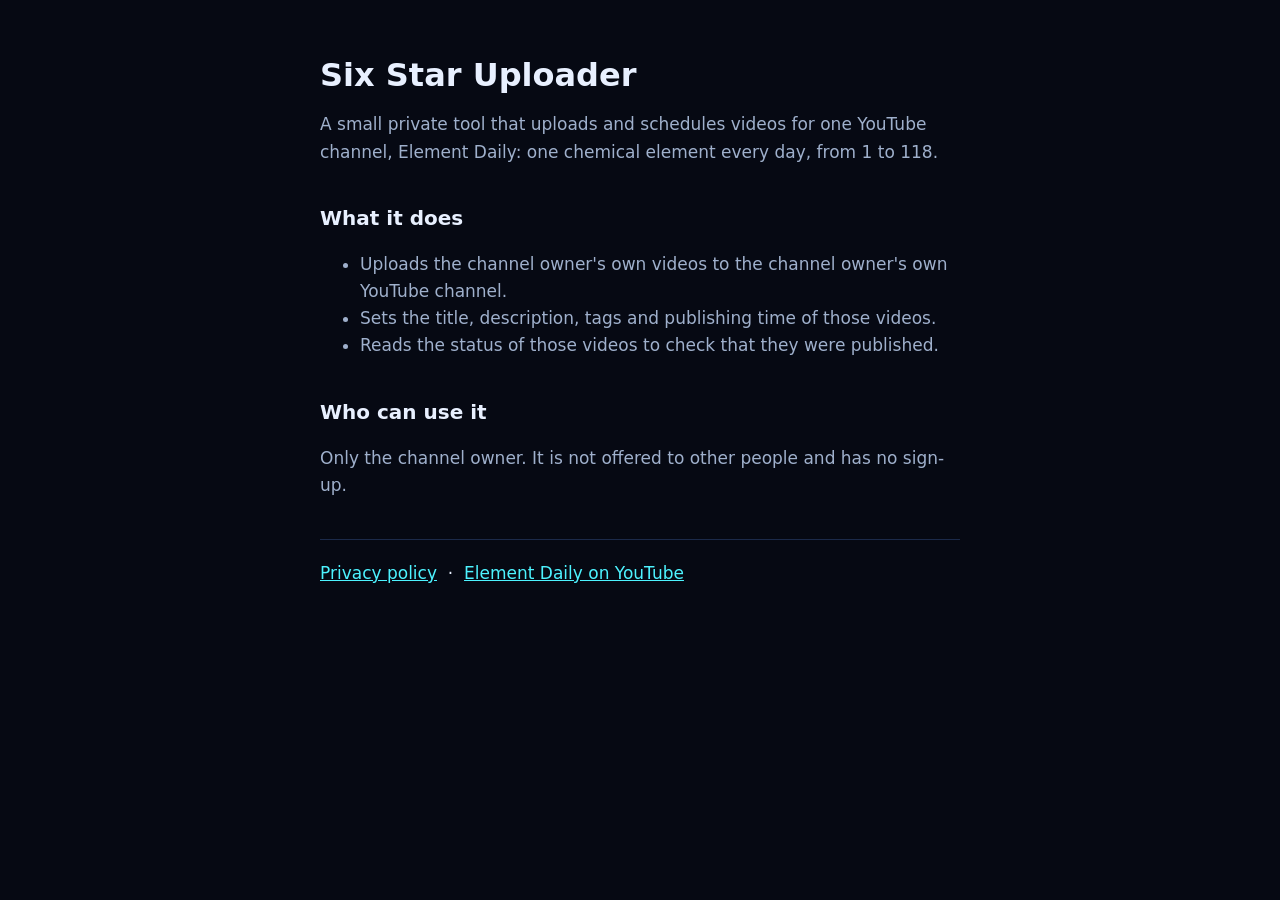
<file: index.html>
<!doctype html>
<html lang="en">
<head>
<meta charset="utf-8">
<meta name="viewport" content="width=device-width, initial-scale=1">
<title>Six Star Uploader</title>
<link rel="stylesheet" href="style.css">
</head>
<body>
<main>
<h1>Six Star Uploader</h1>
<p>A small private tool that uploads and schedules videos for one YouTube channel, Element Daily: one chemical element every day, from 1 to 118.</p>
<h2>What it does</h2>
<ul>
<li>Uploads the channel owner's own videos to the channel owner's own YouTube channel.</li>
<li>Sets the title, description, tags and publishing time of those videos.</li>
<li>Reads the status of those videos to check that they were published.</li>
</ul>
<h2>Who can use it</h2>
<p>Only the channel owner. It is not offered to other people and has no sign-up.</p>
<nav><a href="privacy.html">Privacy policy</a> &nbsp;·&nbsp; <a href="https://www.youtube.com/channel/UCP-Qhs5e_AsG-q1wijgbUXA">Element Daily on YouTube</a></nav>
</main>
</body>
</html>
</file>
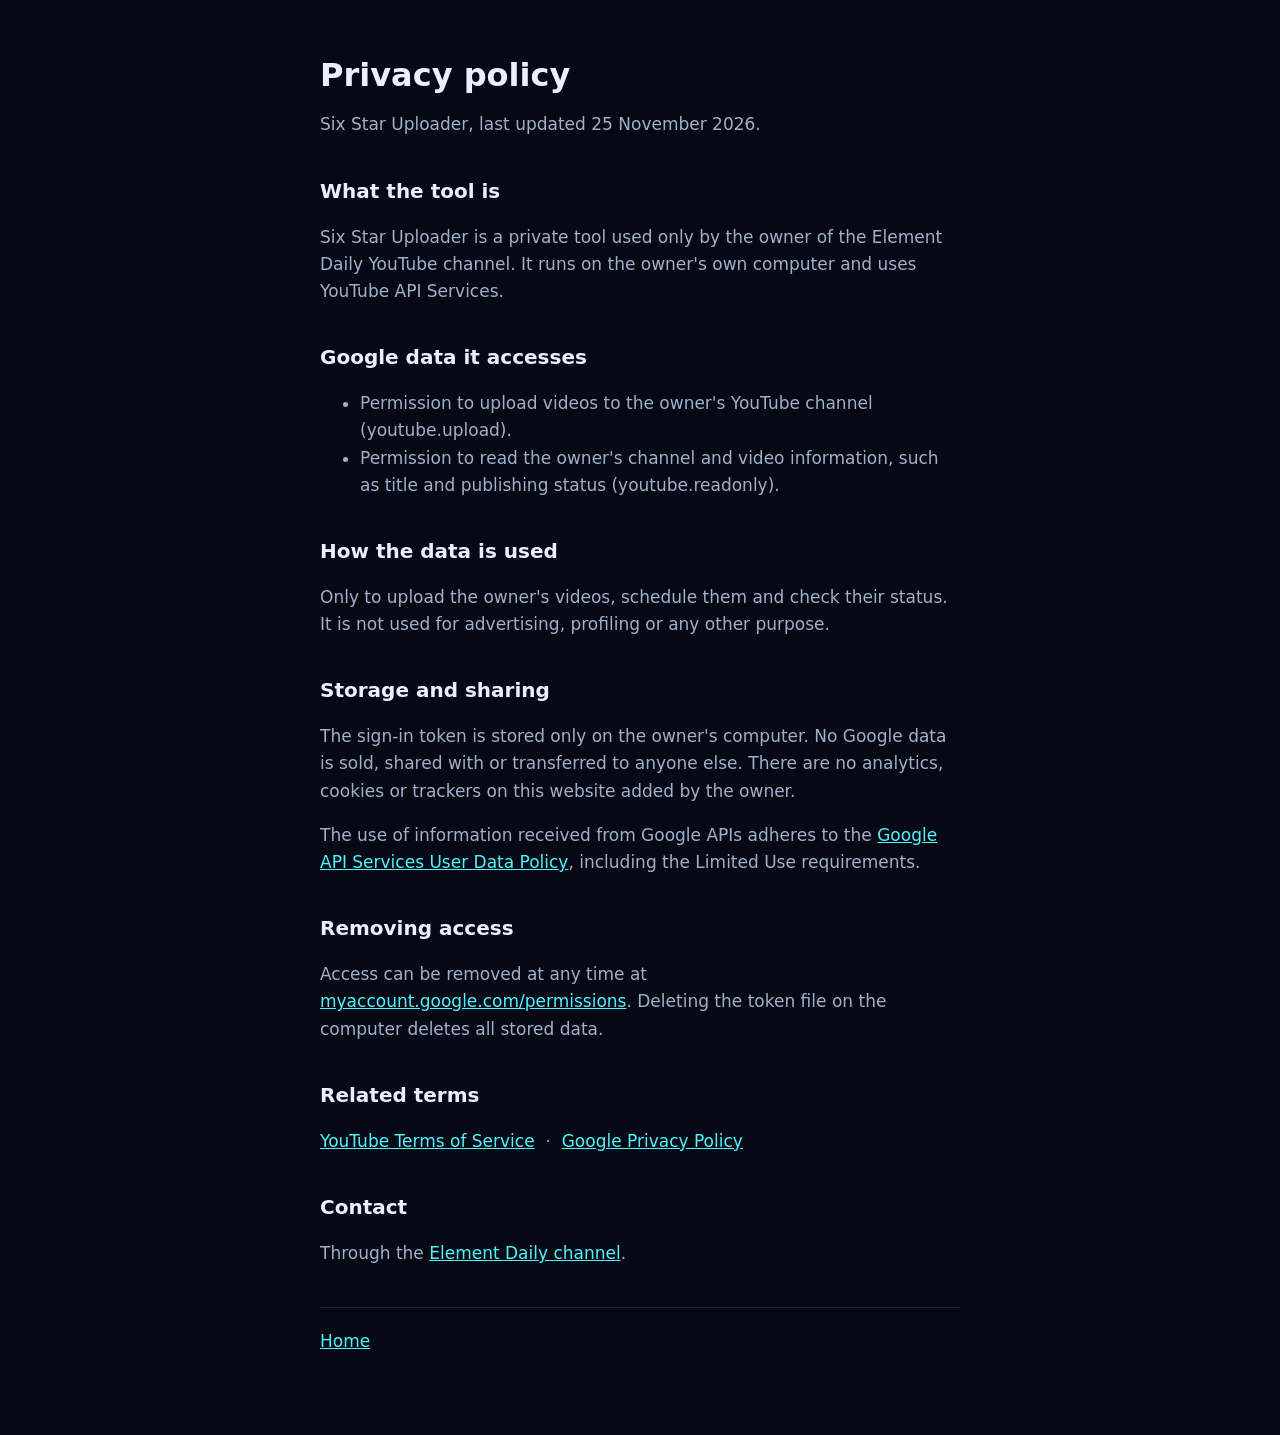
<file: privacy.html>
<!doctype html>
<html lang="en">
<head>
<meta charset="utf-8">
<meta name="viewport" content="width=device-width, initial-scale=1">
<title>Privacy policy: Six Star Uploader</title>
<link rel="stylesheet" href="style.css">
</head>
<body>
<main>
<h1>Privacy policy</h1>
<p>Six Star Uploader, last updated 25 November 2026.</p>
<h2>What the tool is</h2>
<p>Six Star Uploader is a private tool used only by the owner of the Element Daily YouTube channel. It runs on the owner's own computer and uses YouTube API Services.</p>
<h2>Google data it accesses</h2>
<ul>
<li>Permission to upload videos to the owner's YouTube channel (youtube.upload).</li>
<li>Permission to read the owner's channel and video information, such as title and publishing status (youtube.readonly).</li>
</ul>
<h2>How the data is used</h2>
<p>Only to upload the owner's videos, schedule them and check their status. It is not used for advertising, profiling or any other purpose.</p>
<h2>Storage and sharing</h2>
<p>The sign-in token is stored only on the owner's computer. No Google data is sold, shared with or transferred to anyone else. There are no analytics, cookies or trackers on this website added by the owner.</p>
<p>The use of information received from Google APIs adheres to the <a href="https://developers.google.com/terms/api-services-user-data-policy">Google API Services User Data Policy</a>, including the Limited Use requirements.</p>
<h2>Removing access</h2>
<p>Access can be removed at any time at <a href="https://myaccount.google.com/permissions">myaccount.google.com/permissions</a>. Deleting the token file on the computer deletes all stored data.</p>
<h2>Related terms</h2>
<p><a href="https://www.youtube.com/t/terms">YouTube Terms of Service</a> &nbsp;·&nbsp; <a href="https://policies.google.com/privacy">Google Privacy Policy</a></p>
<h2>Contact</h2>
<p>Through the <a href="https://www.youtube.com/channel/UCP-Qhs5e_AsG-q1wijgbUXA">Element Daily channel</a>.</p>
<nav><a href="./">Home</a></nav>
</main>
</body>
</html>
</file>
<file: style.css>
:root{--bg:#060913;--fg:#e8f0ff;--dim:#9fb0cc;--line:#1b2a4a;--acc:#4df3ff}
*{box-sizing:border-box}
body{margin:0;background:var(--bg);color:var(--fg);font:17px/1.6 system-ui,-apple-system,"Segoe UI",sans-serif}
main{max-width:680px;margin:0 auto;padding:56px 20px 80px}
h1{font-size:32px;line-height:1.2;margin:0 0 12px}
h2{font-size:20px;margin:36px 0 8px}
p,li{color:var(--dim)}
a{color:var(--acc)}
nav{margin-top:40px;padding-top:20px;border-top:1px solid var(--line)}
</file>
